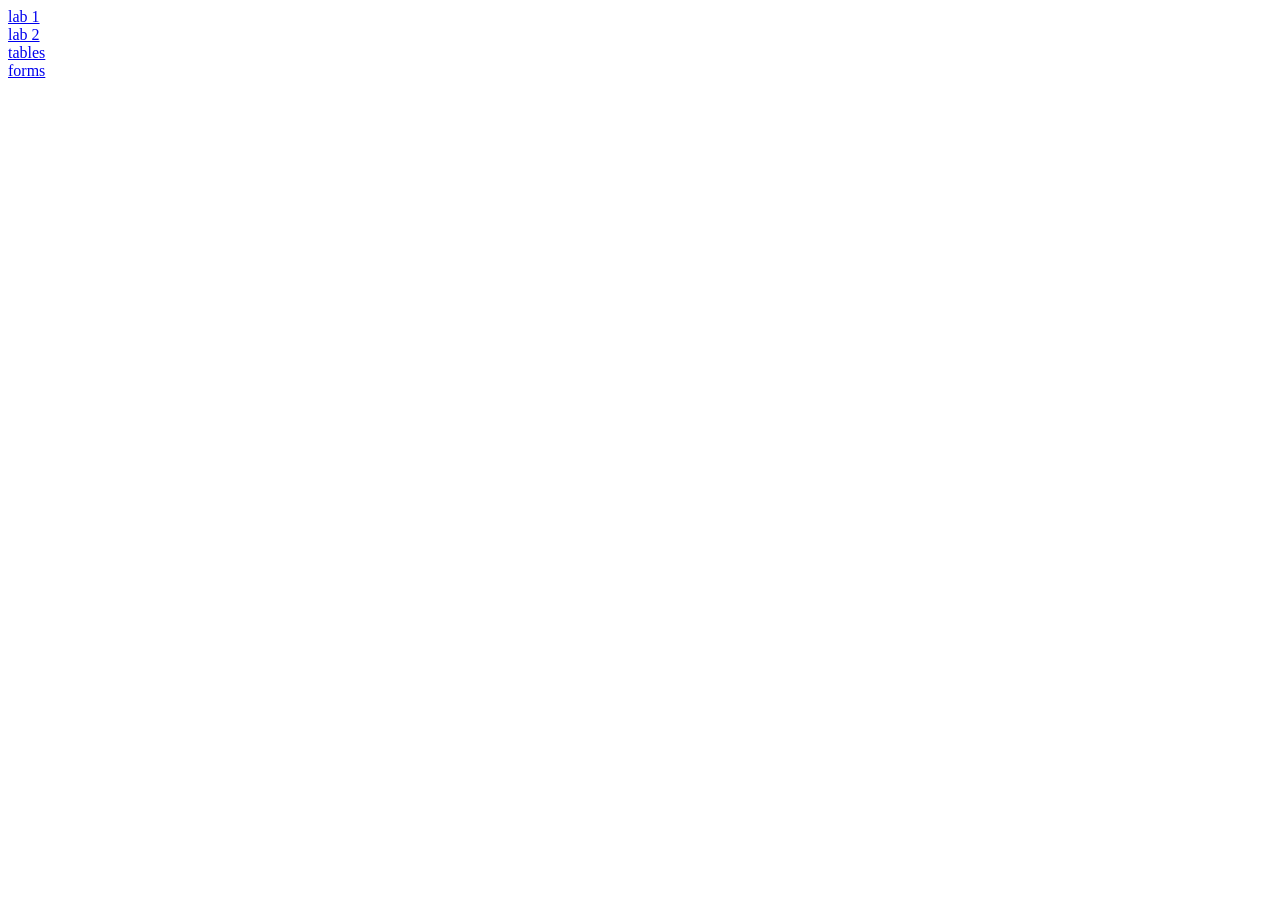
<file: index.html>
<!DOCTYPE html>
<html lang="en">
<head>
    <meta charset="UTF-8">
    <meta name="viewport" content="width=device-width, initial-scale=1.0">
    <title>Document</title>
</head>
<body>
    <a href="lab1.html">
        lab 1
    </a>
    <br>
    <a href="lab2.html">
        lab 2
    </a>
    <br>
    <a href="table.html">
        tables
    </a>
    <br>
    <a href="form.html">
        forms
    </a>
</body>
</html>
</file>
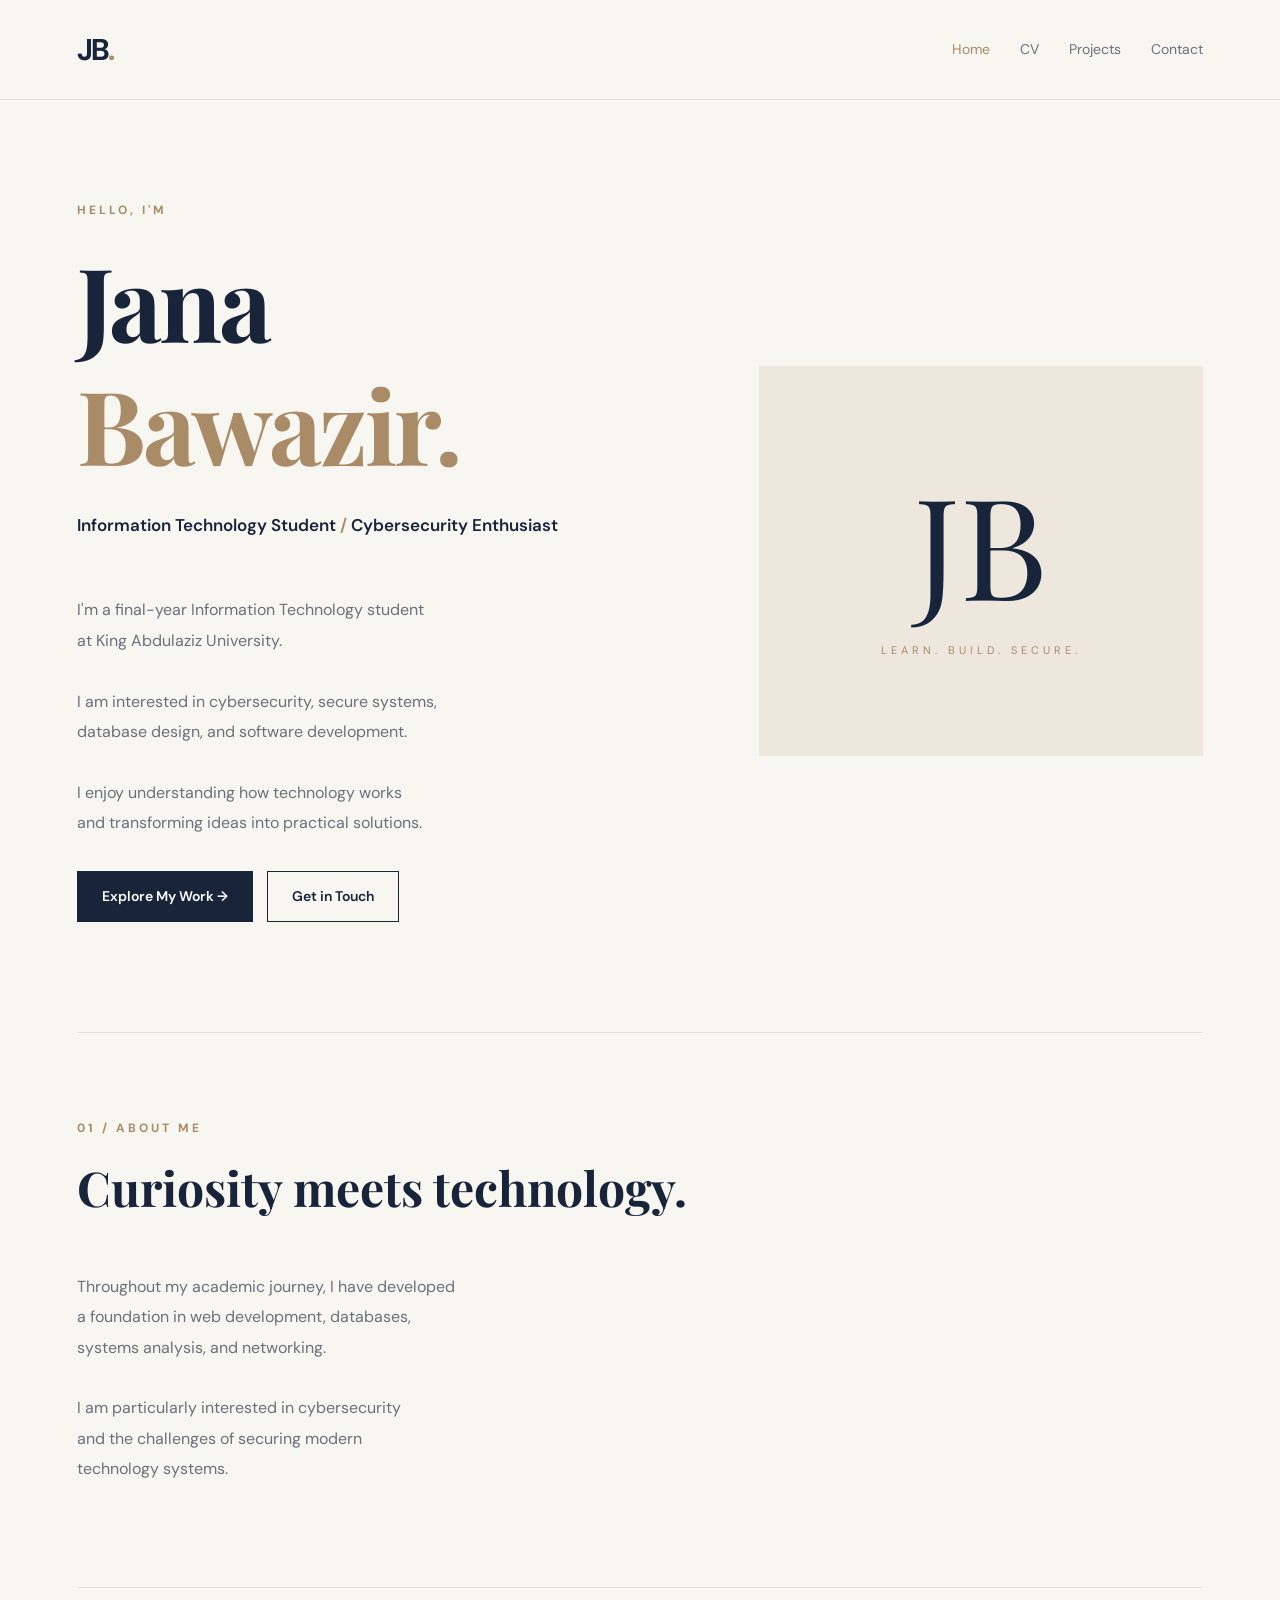
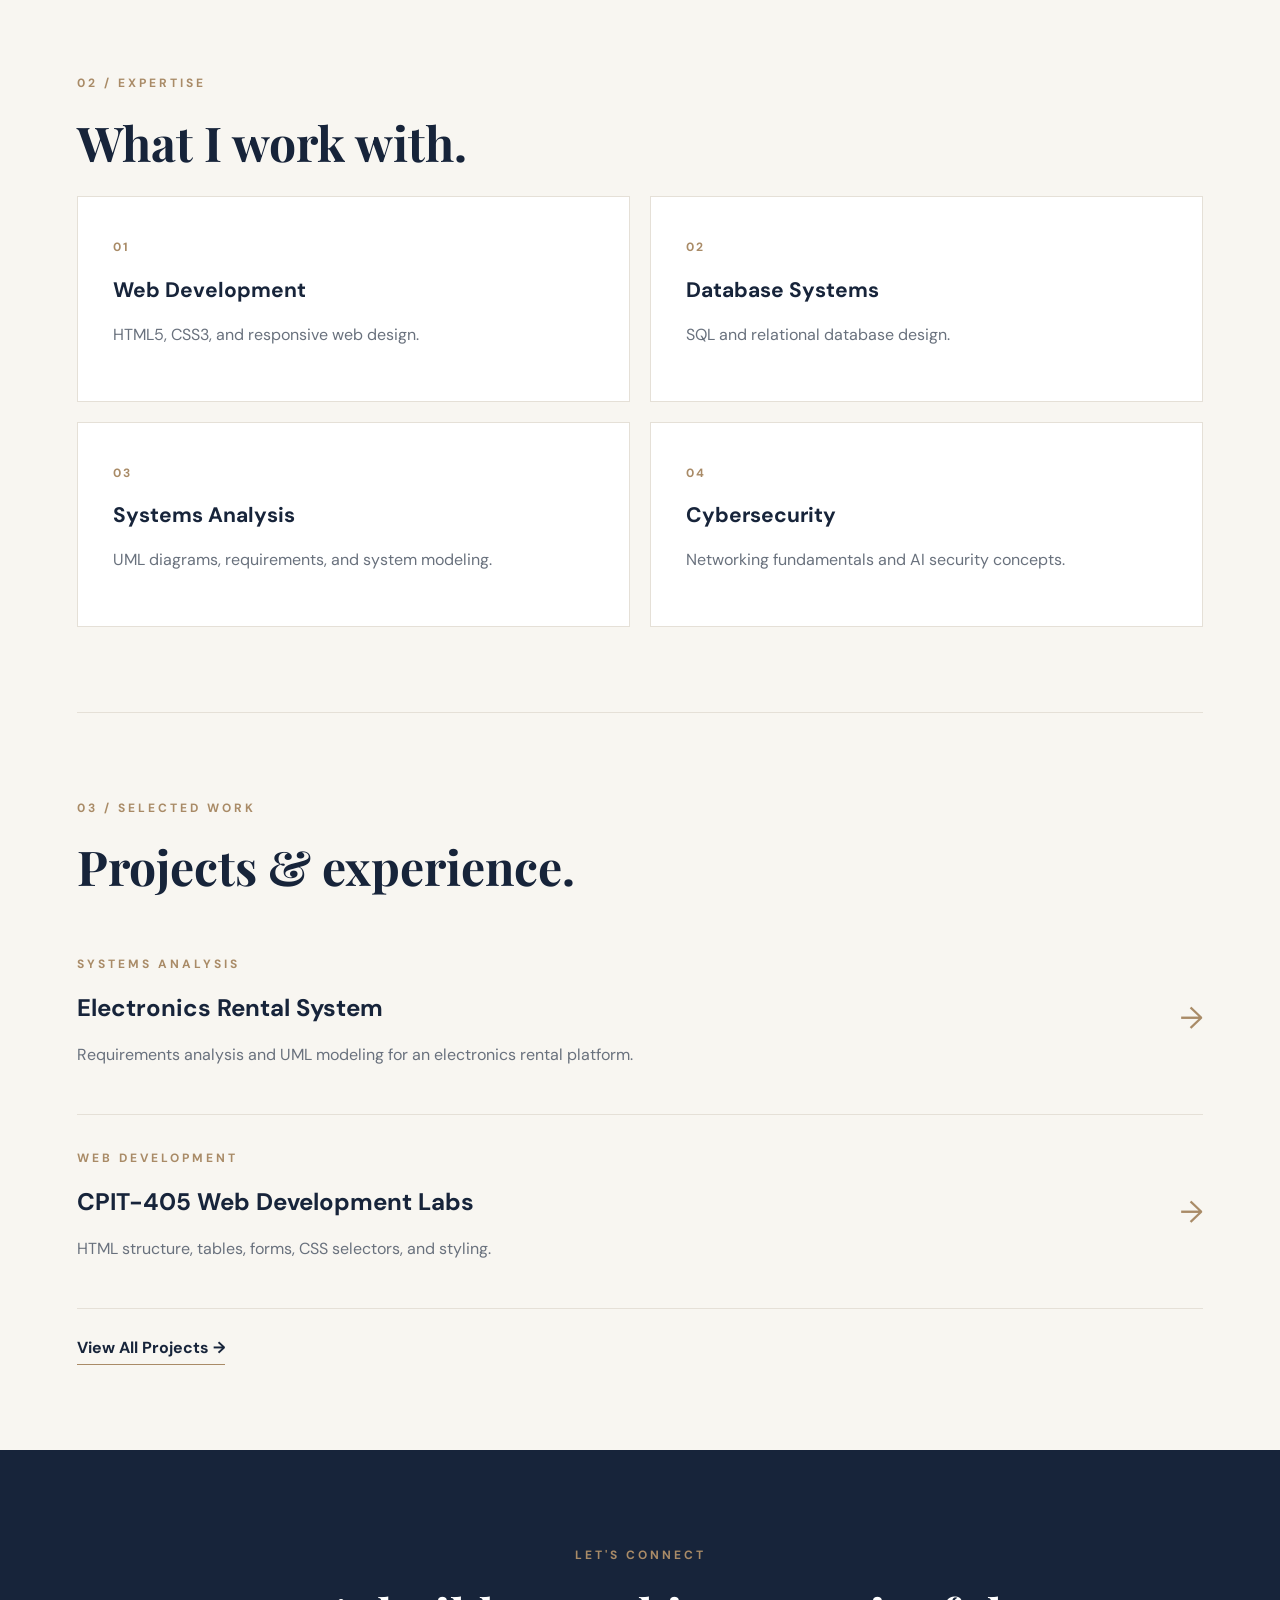
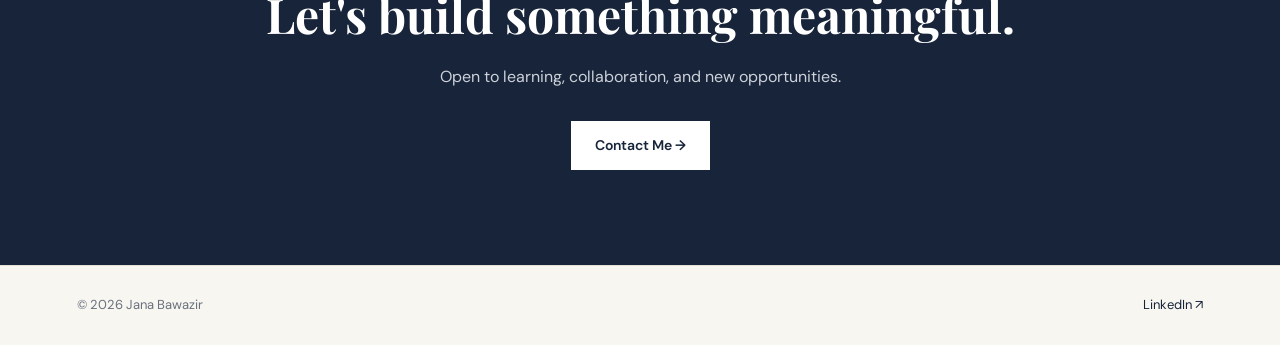
<file: portfolio/index.html>
<!DOCTYPE html>
<html lang="en">
<head>
    <meta charset="UTF-8">
    <meta name="viewport" content="width=device-width, initial-scale=1.0">
    <title>Jana Bawazir | Portfolio</title>
    <link rel="stylesheet" href="style.css">
</head>
<body>

<header>
    <nav class="container">
        <a href="index.html" class="logo">JB<span>.</span></a>

        <div class="nav-links">
            <a href="index.html" class="active">Home</a>
            <a href="cv.html">CV</a>
            <a href="projects.html">Projects</a>
            <a href="contact.html">Contact</a>
        </div>
    </nav>
</header>

<main>

    <section class="hero container">
        <div class="hero-content">
            <p class="eyebrow">HELLO, I'M</p>

            <h1>Jana<br><span>Bawazir.</span></h1>

            <p class="subtitle">
                Information Technology Student
                <span class="accent">/</span>
                Cybersecurity Enthusiast
            </p>

            <p class="description">
                I'm a final-year Information Technology student
                at King Abdulaziz University.

                I am interested in cybersecurity, secure systems,
                database design, and software development.

                I enjoy understanding how technology works
                and transforming ideas into practical solutions.
            </p>

            <div class="buttons">
                <a href="projects.html" class="btn primary">
                    Explore My Work &rarr;
                </a>

                <a href="contact.html" class="btn secondary">
                    Get in Touch
                </a>
            </div>
        </div>

        <div class="hero-art">
            <span>JB</span>
            <p>LEARN. BUILD. SECURE.</p>
        </div>
    </section>

    <section class="section container">
        <p class="eyebrow">01 / ABOUT ME</p>

        <h2>Curiosity meets technology.</h2>

        <p class="description">
            Throughout my academic journey, I have developed
            a foundation in web development, databases,
            systems analysis, and networking.

            I am particularly interested in cybersecurity
            and the challenges of securing modern
            technology systems.
        </p>
    </section>

    <section class="section container">
        <p class="eyebrow">02 / EXPERTISE</p>

        <h2>What I work with.</h2>

        <div class="grid">

            <article class="card">
                <span class="card-number">01</span>
                <h3>Web Development</h3>
                <p>HTML5, CSS3, and responsive web design.</p>
            </article>

            <article class="card">
                <span class="card-number">02</span>
                <h3>Database Systems</h3>
                <p>SQL and relational database design.</p>
            </article>

            <article class="card">
                <span class="card-number">03</span>
                <h3>Systems Analysis</h3>
                <p>UML diagrams, requirements, and system modeling.</p>
            </article>

            <article class="card">
                <span class="card-number">04</span>
                <h3>Cybersecurity</h3>
                <p>Networking fundamentals and AI security concepts.</p>
            </article>

        </div>
    </section>

    <section class="section container">
        <p class="eyebrow">03 / SELECTED WORK</p>

        <h2>Projects &amp; experience.</h2>

        <div class="project-item">
            <div>
                <span class="eyebrow">SYSTEMS ANALYSIS</span>
                <h3>Electronics Rental System</h3>
                <p>
                    Requirements analysis and UML modeling
                    for an electronics rental platform.
                </p>
            </div>
            <span class="arrow">&rarr;</span>
        </div>

        <div class="project-item">
            <div>
                <span class="eyebrow">WEB DEVELOPMENT</span>
                <h3>CPIT-405 Web Development Labs</h3>
                <p>
                    HTML structure, tables, forms,
                    CSS selectors, and styling.
                </p>
            </div>
            <span class="arrow">&rarr;</span>
        </div>

        <a href="projects.html" class="text-link">
            View All Projects &rarr;
        </a>
    </section>

    <section class="contact-banner">
        <p class="eyebrow">LET'S CONNECT</p>

        <h2>Let's build something meaningful.</h2>

        <p>Open to learning, collaboration, and new opportunities.</p>

        <a href="contact.html" class="btn light">
            Contact Me &rarr;
        </a>
    </section>

</main>

<footer>
    <div class="container footer-content">
        <p>&copy; 2026 Jana Bawazir</p>

        <a href="https://www.linkedin.com/in/janasbw/"
           target="_blank" rel="noopener noreferrer">
            LinkedIn &nearr;
        </a>
    </div>
</footer>

</body>
</html>
</file>
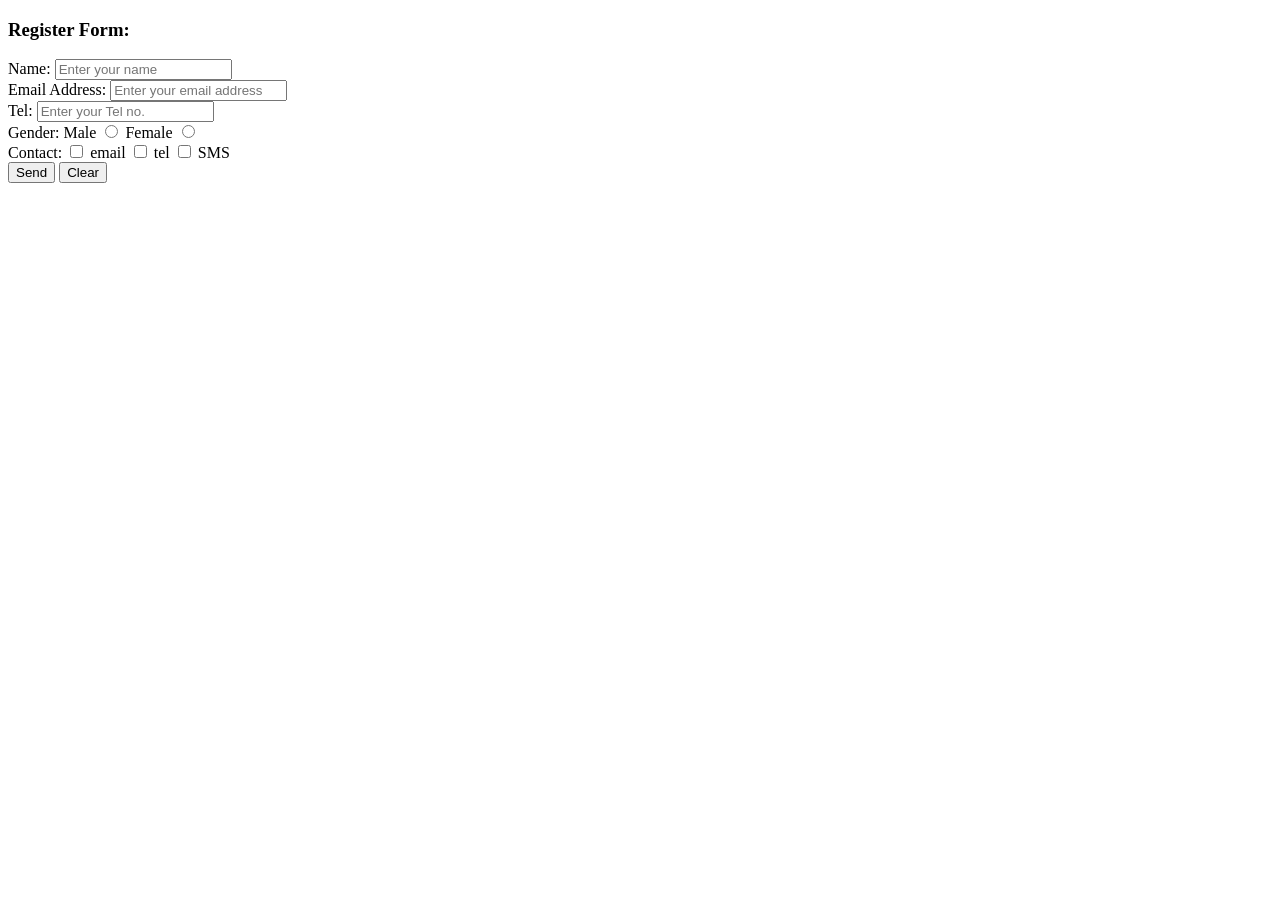
<file: form.html>
<!DOCTYPE html>

<html>
<form action="">

    <h3>Register Form:</h3>

    <!-- Name -->
    <label for="name">Name:</label>
    <input type="text" id="name" name="name"
           placeholder="Enter your name">

    <br>

    <!-- Email -->
    <label for="email">Email Address:</label>
    <input type="email" id="email" name="email"
           placeholder="Enter your email address">

    <br>

    <!-- Telephone -->
    <label for="tel">Tel:</label>
    <input type="tel" id="tel" name="tel"
           placeholder="Enter your Tel no.">

    <br>

    <!-- Gender -->
    <label>Gender:</label>

    <label for="male">Male</label>
    <input type="radio" id="male" name="gender" value="male">

    <label for="female">Female</label>
    <input type="radio" id="female" name="gender" value="female">

    <br>

    <!-- Contact -->
    <label>Contact:</label>

    <input type="checkbox" id="email-contact"
           name="contact" value="email">
    <label for="email-contact">email</label>

    <input type="checkbox" id="tel-contact"
           name="contact" value="tel">
    <label for="tel-contact">tel</label>

    <input type="checkbox" id="sms-contact"
           name="contact" value="sms">
    <label for="sms-contact">SMS</label>

    <br>

    <!-- Buttons -->
    <input type="submit" value="Send">
    <input type="reset" value="Clear">

</form>
</html>
</file>
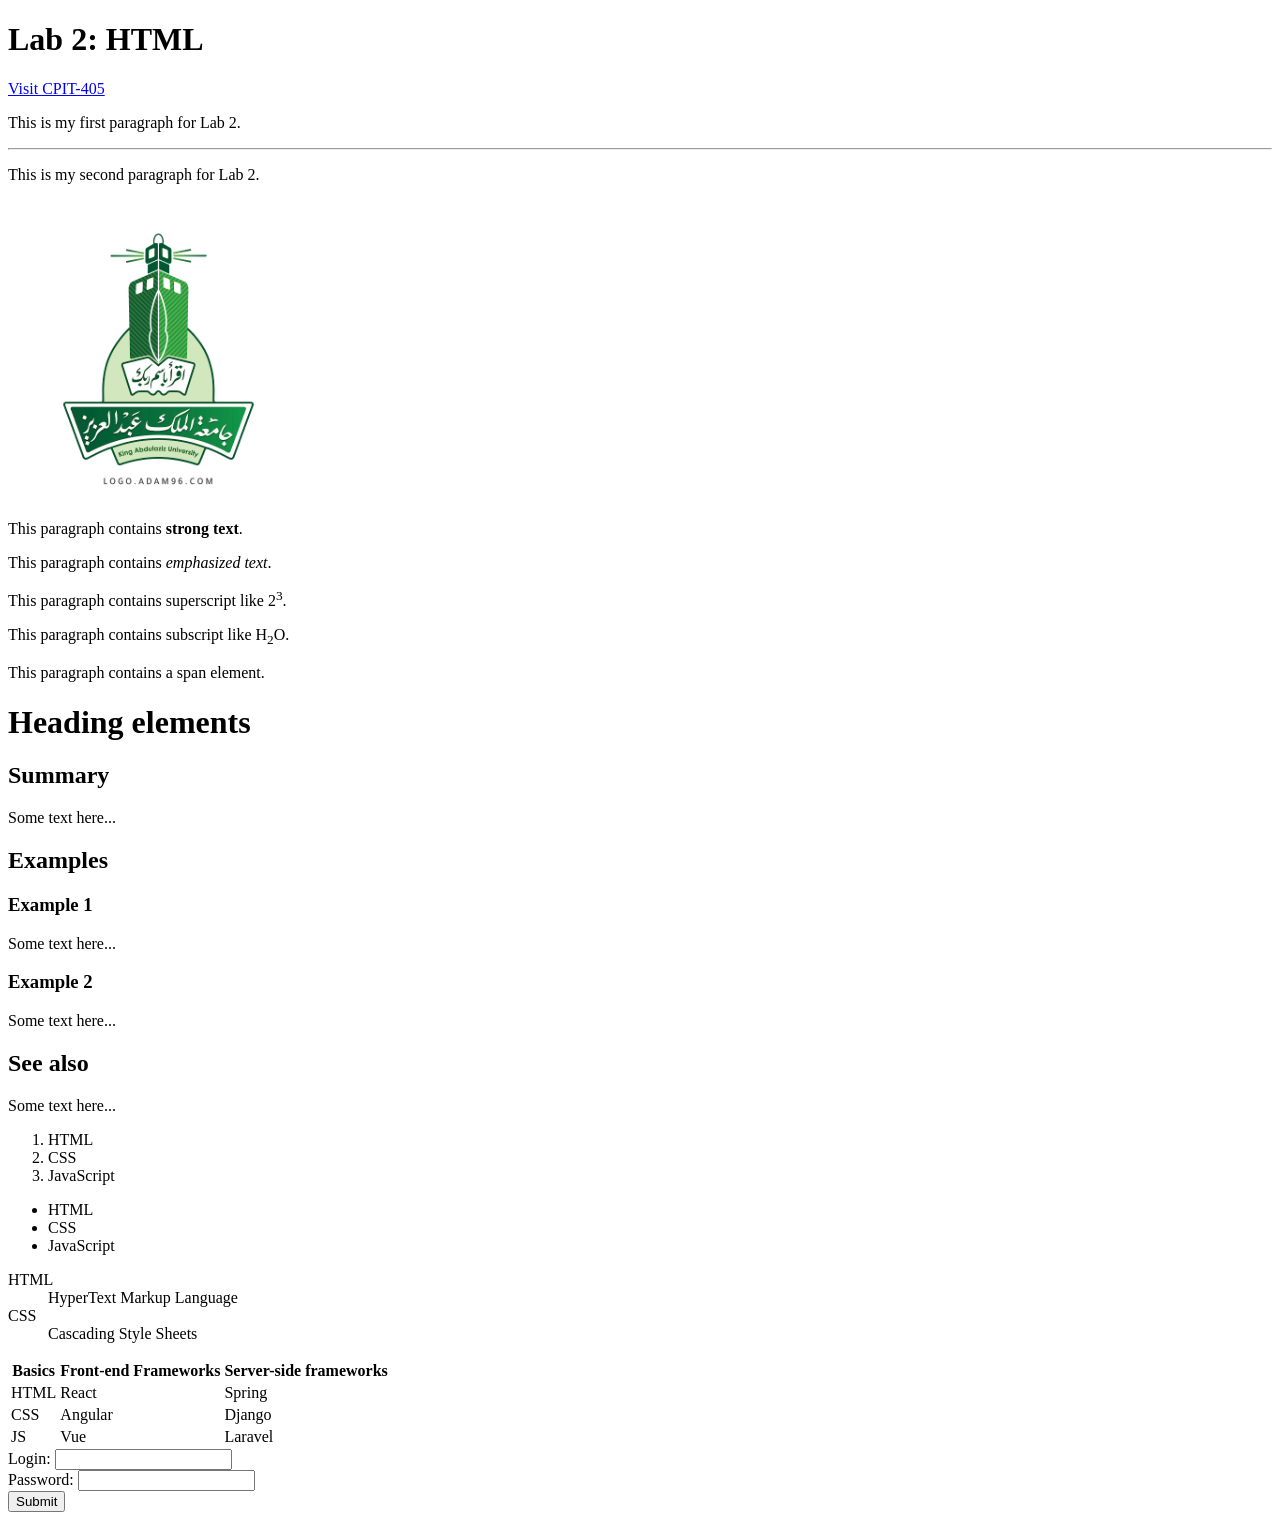
<file: lab2.html>
<!DOCTYPE html>

<html>

<head>

    <meta charset="utf-8">

    <title>CPIT-405 lab 2</title>

</head>

<body>

    <h1>Lab 2: HTML</h1>

    <a href="https://cpit405.gitlab.io">Visit CPIT-405</a>

    <p>This is my first paragraph for Lab 2.</p>

    <hr>

    <p>This is my second paragraph for Lab 2.</p>

    <a href="https://cpit405.gitlab.io">

    <img src="Kau.jpg.WEBP" alt="KAU logo" width="300">

</a>

    <p>

        This paragraph contains <strong>strong text</strong>.

    </p>

    <p>

        This paragraph contains <em>emphasized text</em>.

    </p>

    <p>

        This paragraph contains superscript like 2<sup>3</sup>.

    </p>

    <p>

        This paragraph contains subscript like H<sub>2</sub>O.

    </p>

    <p>

        This paragraph contains a <span>span element</span>.

    </p>

    <h1>Heading elements</h1>

    <h2>Summary</h2>

    <p>Some text here...</p>

    <h2>Examples</h2>

    <h3>Example 1</h3>

    <p>Some text here...</p>

    <h3>Example 2</h3>

    <p>Some text here...</p>

    <h2>See also</h2>

    <p>Some text here...</p>

    <ol>

        <li>HTML</li>

        <li>CSS</li>

        <li>JavaScript</li>

    </ol>

    <ul>

        <li>HTML</li>

        <li>CSS</li>

        <li>JavaScript</li>

    </ul>

    <dl>

        <dt>HTML</dt>

        <dd>HyperText Markup Language</dd>

        <dt>CSS</dt>

        <dd>Cascading Style Sheets</dd>

    </dl>

    <table>

        <tr>

            <th>Basics</th>

            <th>Front-end Frameworks</th>

            <th>Server-side frameworks</th>

        </tr>

        <tr>

            <td>HTML</td>

            <td>React</td>

            <td>Spring</td>

        </tr>

        <tr>

            <td>CSS</td>

            <td>Angular</td>

            <td>Django</td>

        </tr>

        <tr>

            <td>JS</td>

            <td>Vue</td>

            <td>Laravel</td>

        </tr>

    </table>

    <form>

        <label for="login">Login:</label>

        <input type="text" id="login" name="login">

        <br>

        <label for="password">Password:</label>

        <input type="password" id="password" name="password">

        <br>

        <input type="submit" value="Submit">

    </form>

</body>

</html>
</file>
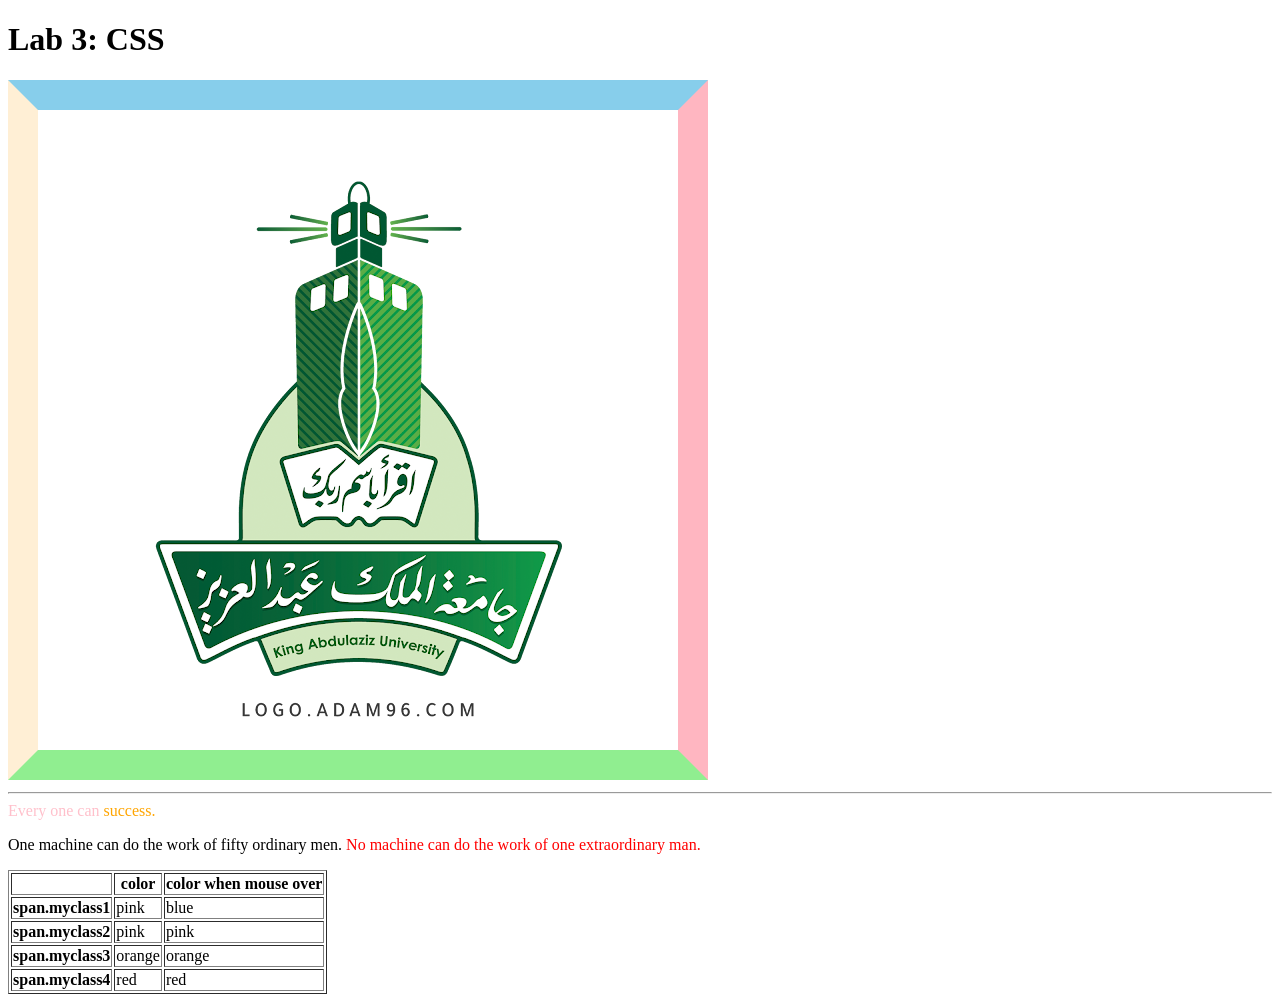
<file: lab3.html>
<!DOCTYPE html>
<html lang="en">

<head>
    <meta charset="UTF-8">
    <meta name="viewport" content="width=device-width, initial-scale=1.0">
    <title>CPIT-405 Lab 3</title>

    <style>


        .image-preview img {
            border-style: solid;
            border-width: 30px;
            border-color: skyblue lightpink lightgreen #ffefd5;
        }


     p > span { color: red; }
     #header span { color: pink; }
     span { color: green; }
     #header *:last-child { color: orange; }
     #header span:first-child:hover { color: blue; }


    </style>

</head>

<body>

    <h1>Lab 3: CSS</h1>


    <div class="image-preview">
        <img src="Kau.jpg.WEBP" alt="KAU Logo">
    </div>


    <hr>



   <div id="header">
    <span class="myclass1">Every</span>
    <span class="myclass2">one can</span>
    <span class="myclass3">success.</span>
  </div>
  <p> One machine can do the work of fifty ordinary men.
    <span class="myclass4">No machine can do the work of one extraordinary man.</span>
  </p>



    <table border="1">

        <tr>
            <th></th>
            <th>color</th>
            <th>color when mouse over</th>
        </tr>

        <tr>
            <th>span.myclass1</th>
            <td>pink</td>
            <td>blue</td>
        </tr>

        <tr>
            <th>span.myclass2</th>
            <td>pink</td>
            <td>pink</td>
        </tr>

        <tr>
            <th>span.myclass3</th>
            <td>orange</td>
            <td>orange</td>
        </tr>

        <tr>
            <th>span.myclass4</th>
            <td>red</td>
            <td>red</td>
        </tr>

    </table>

</body>

</html>
</file>
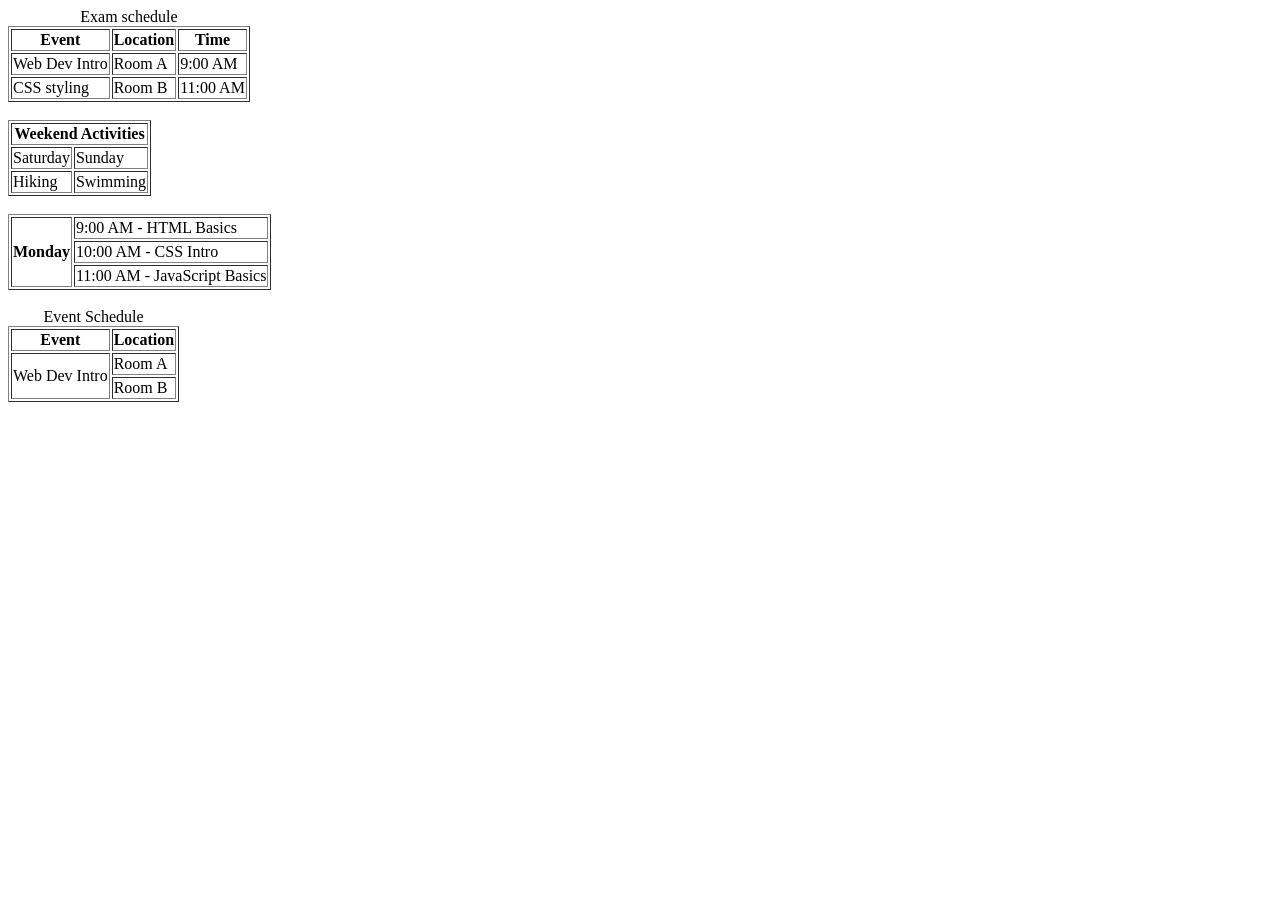
<file: table.html>
<!DOCTYPE html>

<html>
<table border="1">
  <caption>
    Exam schedule
  </caption>
  <thead>
    <tr>
      <th>Event</th>
      <th>Location</th>
      <th>Time</th>
    </tr>
  </thead>
  <tbody>
    <tr>
      <td>Web Dev Intro</td>
      <td>Room A</td>
      <td>9:00 AM</td>
    </tr>
    <tr>
      <td>CSS styling</td>
      <td>Room B</td>
      <td>11:00 AM</td>
    </tr>
  </tbody>
</table>
<br>
<table border="1">
  <thead>
    <tr>
      <th colspan="2">Weekend Activities</th>
    </tr>
  </thead>
  <tbody>
    <tr>
      <td>Saturday</td>
      <td>Sunday</td>
    </tr>
    <tr>
      <td>Hiking</td>
      <td>Swimming</td>
    </tr>
  </tbody>
</table>
<br>
<table border="1">
    <tr>
        <th rowspan="3">Monday</th>
        <td>9:00 AM - HTML Basics</td>
    </tr>

    <tr>
        <td>10:00 AM - CSS Intro</td>
    </tr>

    <tr>
        <td>11:00 AM - JavaScript Basics</td>
    </tr>
</table>
<br>
<table border="1">
    <caption>Event Schedule</caption>

    <tr>
        <th>Event</th>
        <th>Location</th>
    </tr>

    <tr>
        <td rowspan="2">Web Dev Intro</td>
        <td>Room A</td>
    </tr>

    <tr>
        <td>Room B</td>
    </tr>
</table>

</html>
</file>
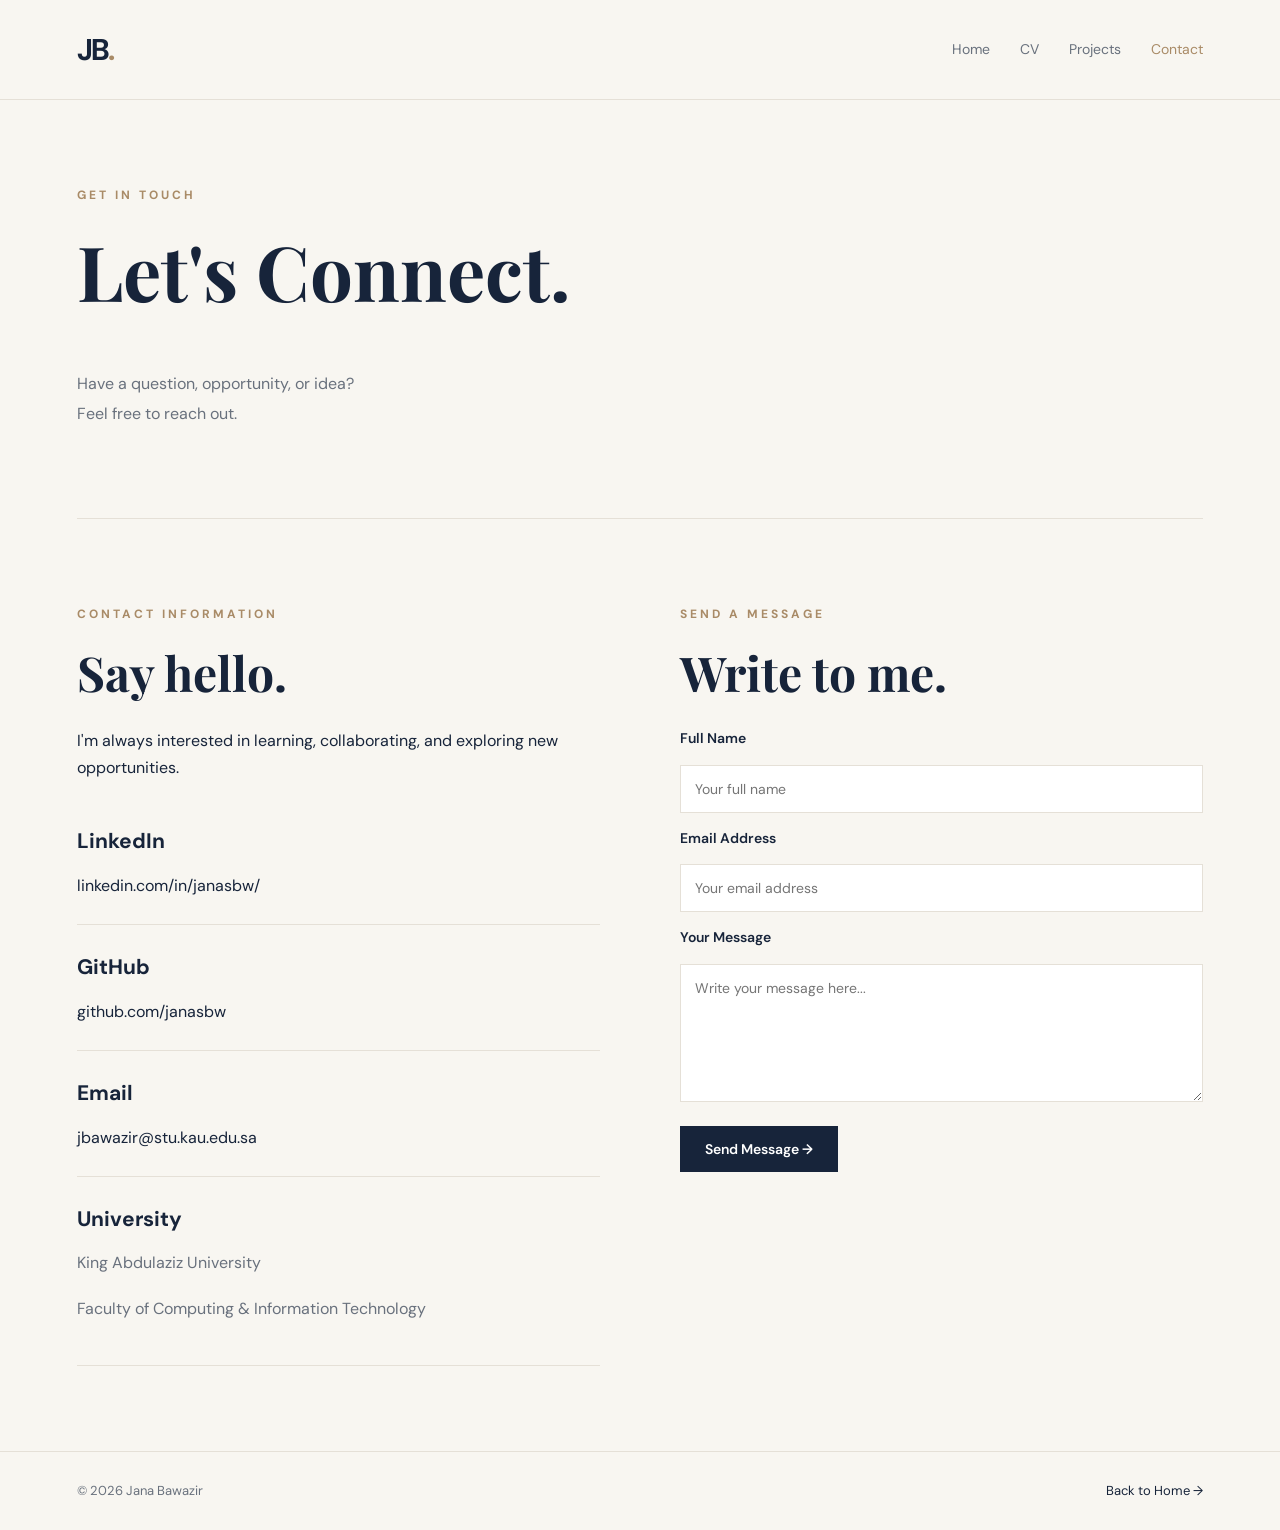
<file: portfolio/contact.html>
<!DOCTYPE html>
<html lang="en">
<head>
    <meta charset="UTF-8">
    <meta name="viewport" content="width=device-width, initial-scale=1.0">
    <meta name="description" content="Contact Jana Bawazir">
    <title>Contact | Jana Bawazir</title>
    <link rel="stylesheet" href="style.css">
</head>
<body>

<header>
    <nav class="container">
        <a href="index.html" class="logo">JB<span>.</span></a>

        <div class="nav-links">
            <a href="index.html">Home</a>
            <a href="cv.html">CV</a>
            <a href="projects.html">Projects</a>
            <a href="contact.html" class="active">Contact</a>
        </div>
    </nav>
</header>

<main>

    <section class="page-heading container">
        <p class="eyebrow">GET IN TOUCH</p>

        <h1>Let's Connect.</h1>

        <p class="description">
            Have a question, opportunity, or idea?
            Feel free to reach out.
        </p>
    </section>

    <section class="section container">

        <div class="contact-grid">

            <div class="contact-info">

                <p class="eyebrow">
                    CONTACT INFORMATION
                </p>

                <h2>Say hello.</h2>

                <p>
                    I'm always interested in learning,
                    collaborating, and exploring
                    new opportunities.
                </p>

                <div class="cv-item">
                    <h3>LinkedIn</h3>

                    <a href="https://www.linkedin.com/in/janasbw/"
                       target="_blank"
                       rel="noopener noreferrer">
                        linkedin.com/in/janasbw/
                    </a>
                </div>

                <div class="cv-item">
                    <h3>GitHub</h3>

                    <a href="https://github.com/janasbw"
                       target="_blank"
                       rel="noopener noreferrer">
                        github.com/janasbw
                    </a>
                </div>

                <div class="cv-item">
                    <h3>Email</h3>

                    <a href="mailto:jbawazir@stu.kau.edu.sa">
                        jbawazir@stu.kau.edu.sa
                    </a>
                </div>

                <div class="cv-item">
                    <h3>University</h3>

                    <p>King Abdulaziz University</p>

                    <p>
                        Faculty of Computing &amp;
                        Information Technology
                    </p>
                </div>

            </div>

            <div class="contact-form">

                <p class="eyebrow">SEND A MESSAGE</p>

                <h2>Write to me.</h2>

                <form
                    action="https://formsubmit.co/jbawazir@stu.kau.edu.sa"
                    method="POST">

                    <input
                        type="hidden"
                        name="_subject"
                        value="New Message from Jana Bawazir Portfolio">

                    <input
                        type="hidden"
                        name="_captcha"
                        value="true">

                    <label for="name">
                        Full Name
                    </label>

                    <input
                        type="text"
                        id="name"
                        name="name"
                        placeholder="Your full name"
                        autocomplete="name"
                        required>

                    <label for="email">
                        Email Address
                    </label>

                    <input
                        type="email"
                        id="email"
                        name="email"
                        placeholder="Your email address"
                        autocomplete="email"
                        required>

                    <label for="message">
                        Your Message
                    </label>

                    <textarea
                        id="message"
                        name="message"
                        rows="6"
                        placeholder="Write your message here..."
                        required></textarea>

                    <button
                        type="submit"
                        class="btn primary">
                        Send Message &rarr;
                    </button>

                </form>

            </div>

        </div>

    </section>

</main>

<footer>
    <div class="container footer-content">
        <p>&copy; 2026 Jana Bawazir</p>
        <a href="index.html">Back to Home &rarr;</a>
    </div>
</footer>

</body>
</html>
</file>
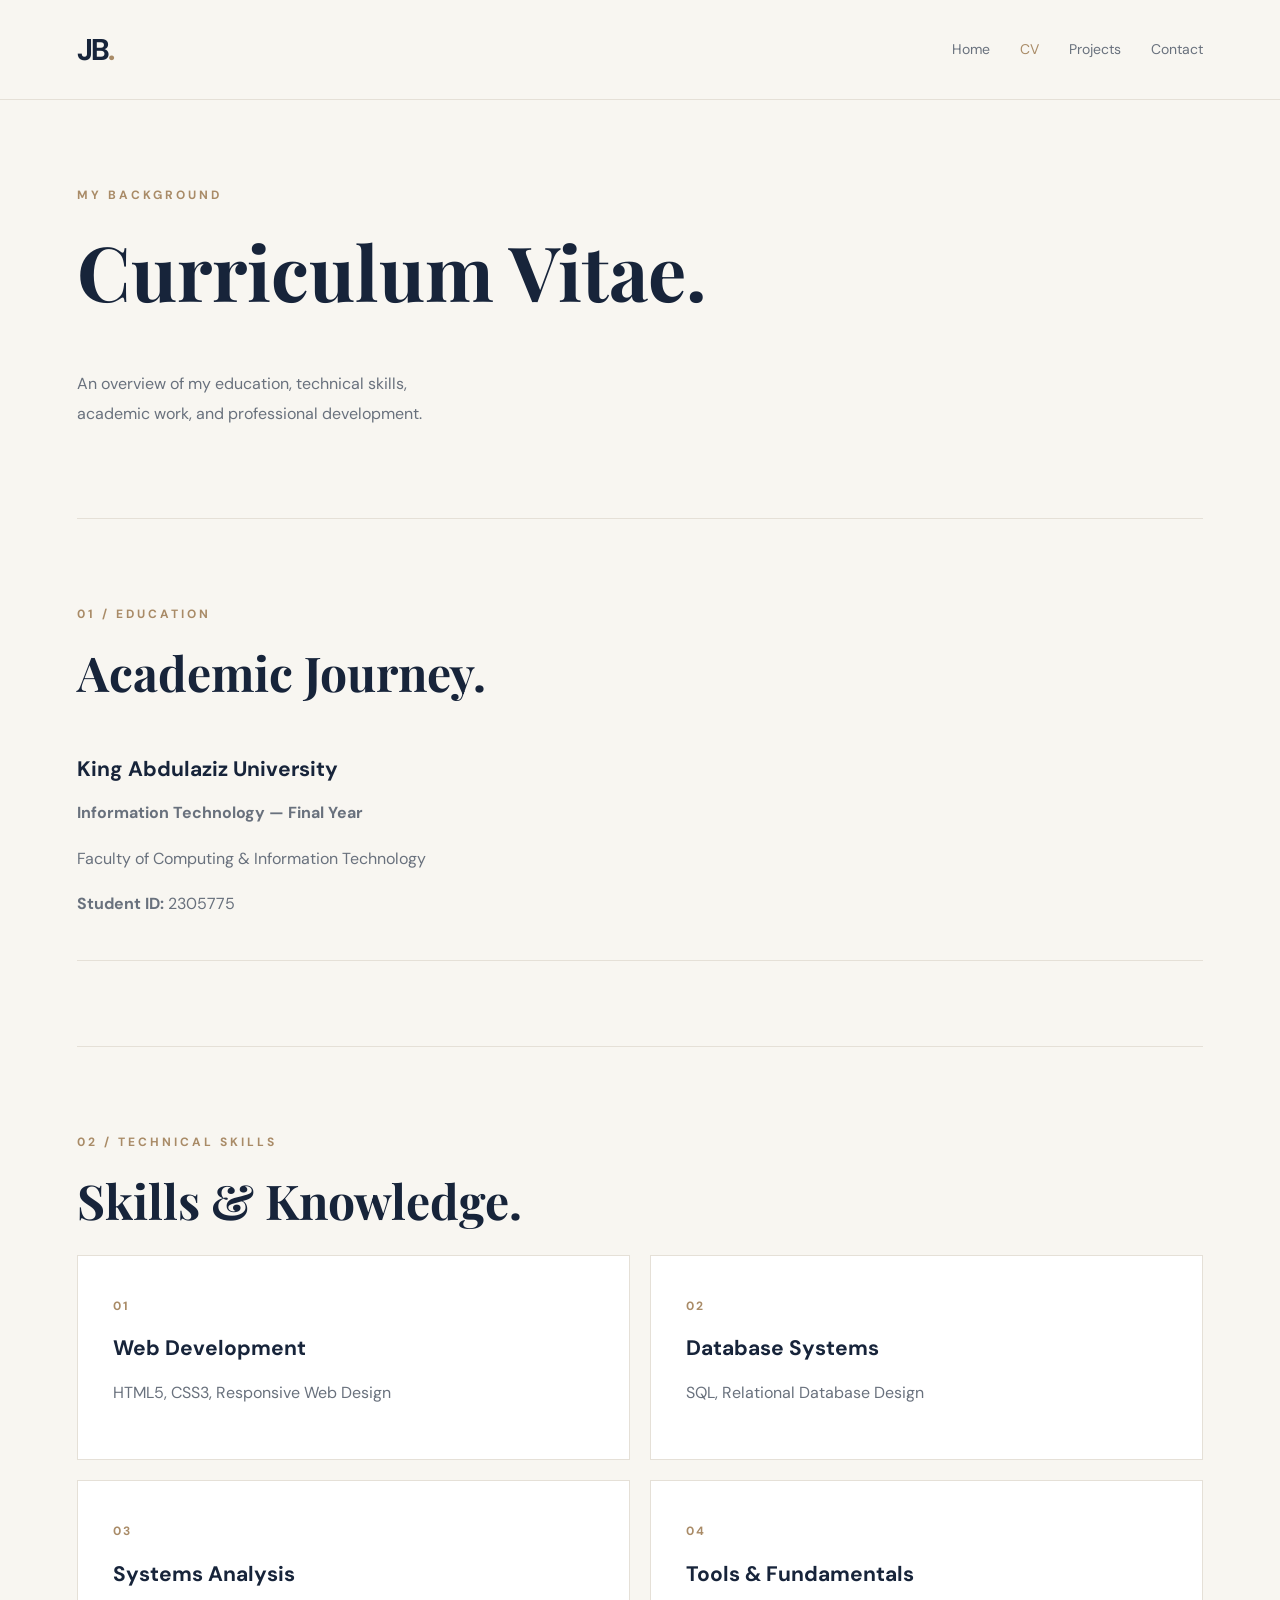
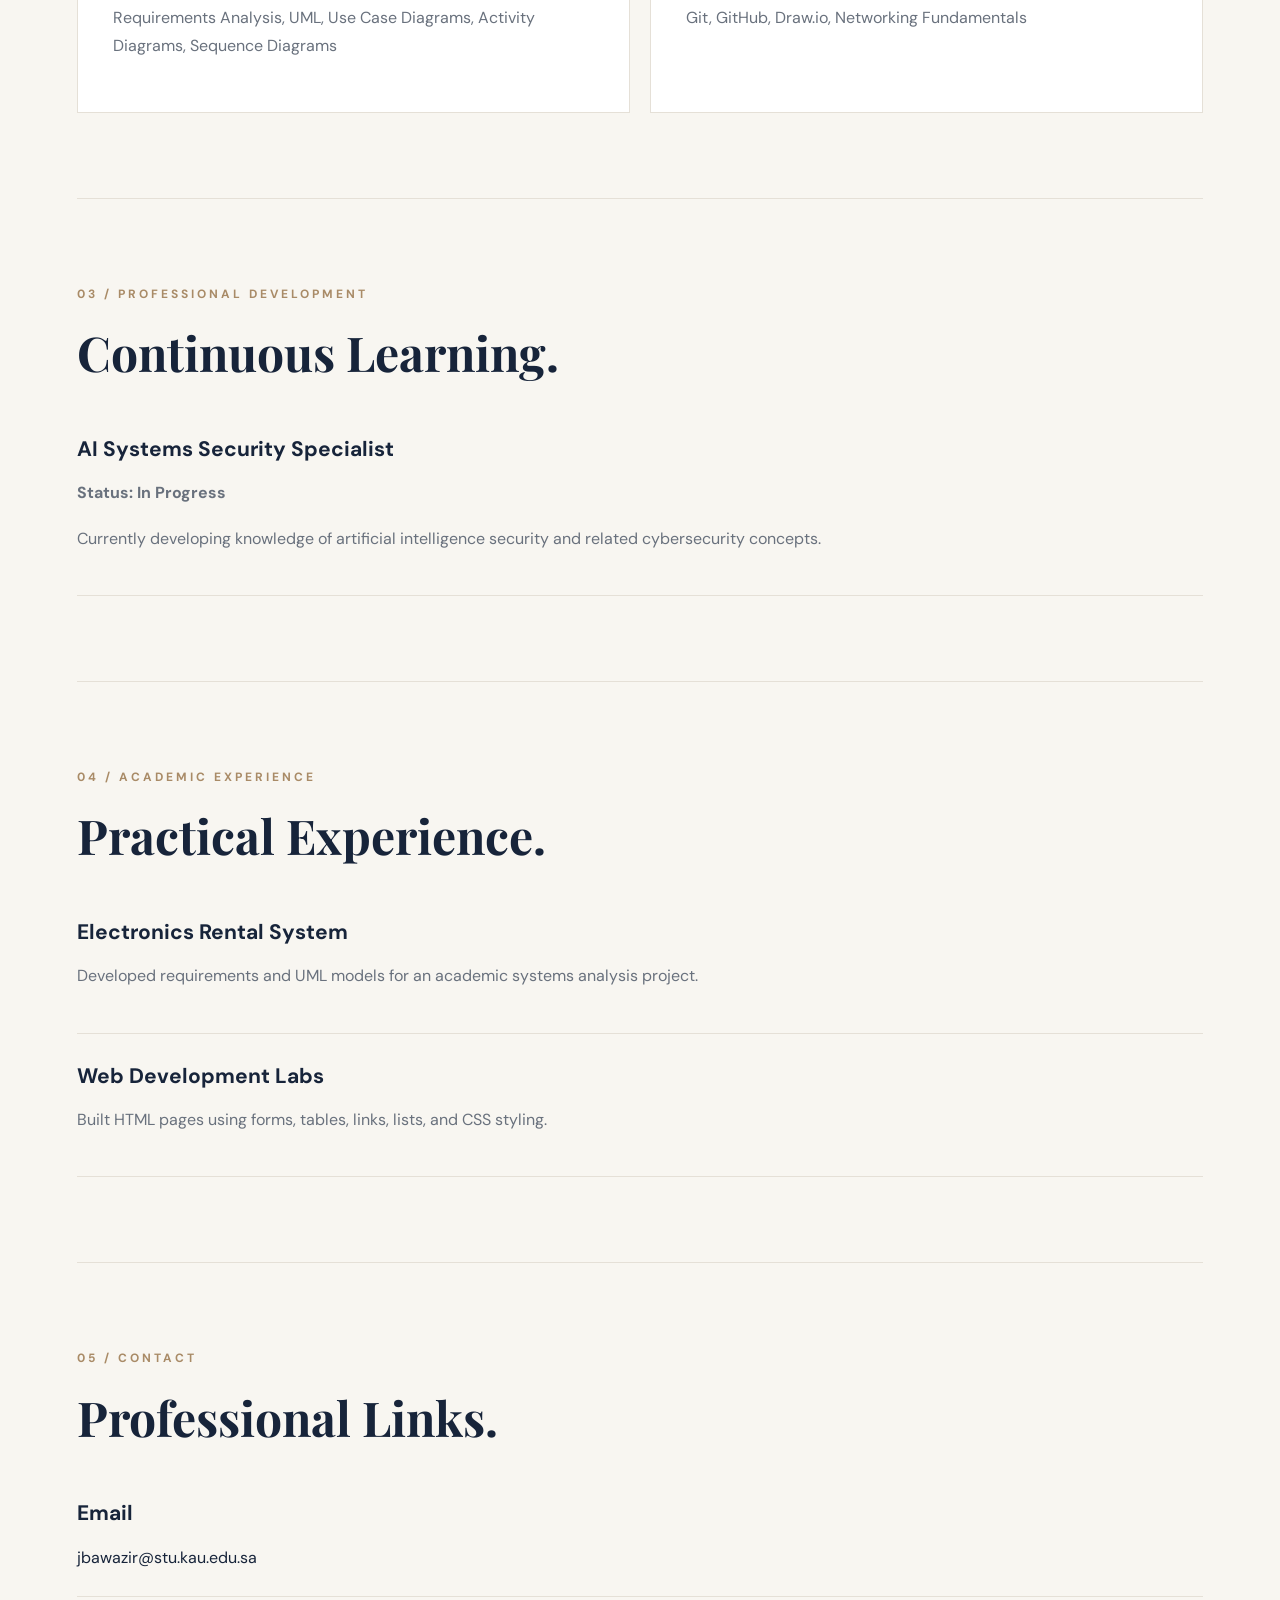
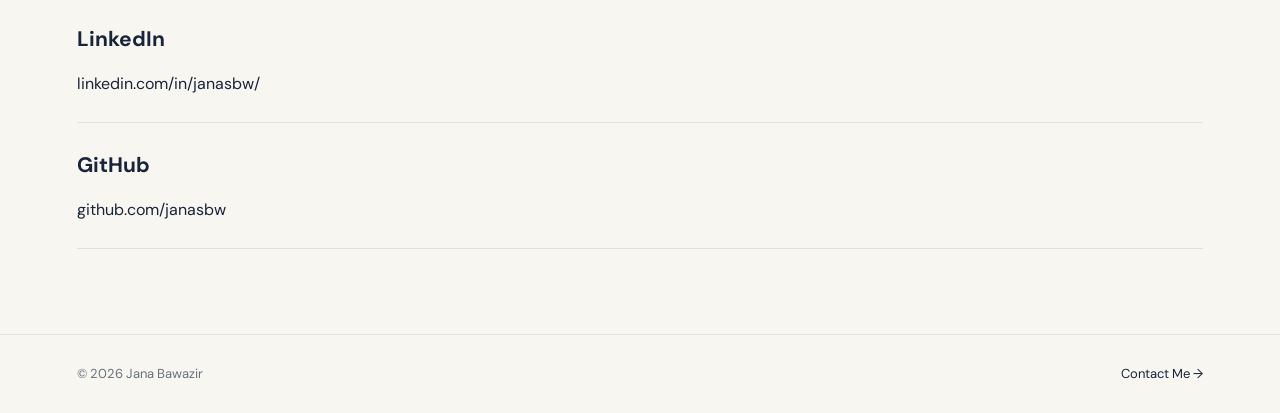
<file: portfolio/cv.html>
<!DOCTYPE html>
<html lang="en">
<head>
    <meta charset="UTF-8">
    <meta name="viewport" content="width=device-width, initial-scale=1.0">
    <meta name="description" content="Jana Bawazir - Curriculum Vitae">
    <title>CV | Jana Bawazir</title>
    <link rel="stylesheet" href="style.css">
</head>
<body>

<header>
    <nav class="container">
        <a href="index.html" class="logo">JB<span>.</span></a>

        <div class="nav-links">
            <a href="index.html">Home</a>
            <a href="cv.html" class="active">CV</a>
            <a href="projects.html">Projects</a>
            <a href="contact.html">Contact</a>
        </div>
    </nav>
</header>

<main>

    <section class="page-heading container">
        <p class="eyebrow">MY BACKGROUND</p>

        <h1>Curriculum Vitae.</h1>

        <p class="description">
            An overview of my education, technical skills,
            academic work, and professional development.
        </p>
    </section>

    <section class="section container">
        <p class="eyebrow">01 / EDUCATION</p>

        <h2>Academic Journey.</h2>

        <div class="cv-item">
            <h3>King Abdulaziz University</h3>

            <p>
                <strong>
                    Information Technology — Final Year
                </strong>
            </p>

            <p>
                Faculty of Computing &amp;
                Information Technology
            </p>

            <p>
                <strong>Student ID:</strong> 2305775
            </p>
        </div>
    </section>

    <section class="section container">
        <p class="eyebrow">02 / TECHNICAL SKILLS</p>

        <h2>Skills &amp; Knowledge.</h2>

        <div class="grid">

            <article class="card">
                <span class="card-number">01</span>
                <h3>Web Development</h3>
                <p>
                    HTML5, CSS3, Responsive Web Design
                </p>
            </article>

            <article class="card">
                <span class="card-number">02</span>
                <h3>Database Systems</h3>
                <p>
                    SQL, Relational Database Design
                </p>
            </article>

            <article class="card">
                <span class="card-number">03</span>
                <h3>Systems Analysis</h3>
                <p>
                    Requirements Analysis, UML,
                    Use Case Diagrams, Activity Diagrams,
                    Sequence Diagrams
                </p>
            </article>

            <article class="card">
                <span class="card-number">04</span>
                <h3>Tools &amp; Fundamentals</h3>
                <p>
                    Git, GitHub, Draw.io,
                    Networking Fundamentals
                </p>
            </article>

        </div>
    </section>

    <section class="section container">
        <p class="eyebrow">
            03 / PROFESSIONAL DEVELOPMENT
        </p>

        <h2>Continuous Learning.</h2>

        <div class="cv-item">
            <h3>AI Systems Security Specialist</h3>

            <p>
                <strong>Status: In Progress</strong>
            </p>

            <p>
                Currently developing knowledge of
                artificial intelligence security
                and related cybersecurity concepts.
            </p>
        </div>
    </section>

    <section class="section container">
        <p class="eyebrow">04 / ACADEMIC EXPERIENCE</p>

        <h2>Practical Experience.</h2>

        <div class="cv-item">
            <h3>Electronics Rental System</h3>

            <p>
                Developed requirements and UML models
                for an academic systems analysis project.
            </p>
        </div>

        <div class="cv-item">
            <h3>Web Development Labs</h3>

            <p>
                Built HTML pages using forms, tables,
                links, lists, and CSS styling.
            </p>
        </div>
    </section>

    <section class="section container">
        <p class="eyebrow">05 / CONTACT</p>

        <h2>Professional Links.</h2>

        <div class="cv-item">
            <h3>Email</h3>

            <a href="mailto:jbawazir@stu.kau.edu.sa">
                jbawazir@stu.kau.edu.sa
            </a>
        </div>

        <div class="cv-item">
            <h3>LinkedIn</h3>

            <a href="https://www.linkedin.com/in/janasbw/"
               target="_blank"
               rel="noopener noreferrer">
                linkedin.com/in/janasbw/
            </a>
        </div>

        <div class="cv-item">
            <h3>GitHub</h3>

            <a href="https://github.com/janasbw"
               target="_blank"
               rel="noopener noreferrer">
                github.com/janasbw
            </a>
        </div>
    </section>

</main>

<footer>
    <div class="container footer-content">
        <p>&copy; 2026 Jana Bawazir</p>
        <a href="contact.html">Contact Me &rarr;</a>
    </div>
</footer>

</body>
</html>
</file>
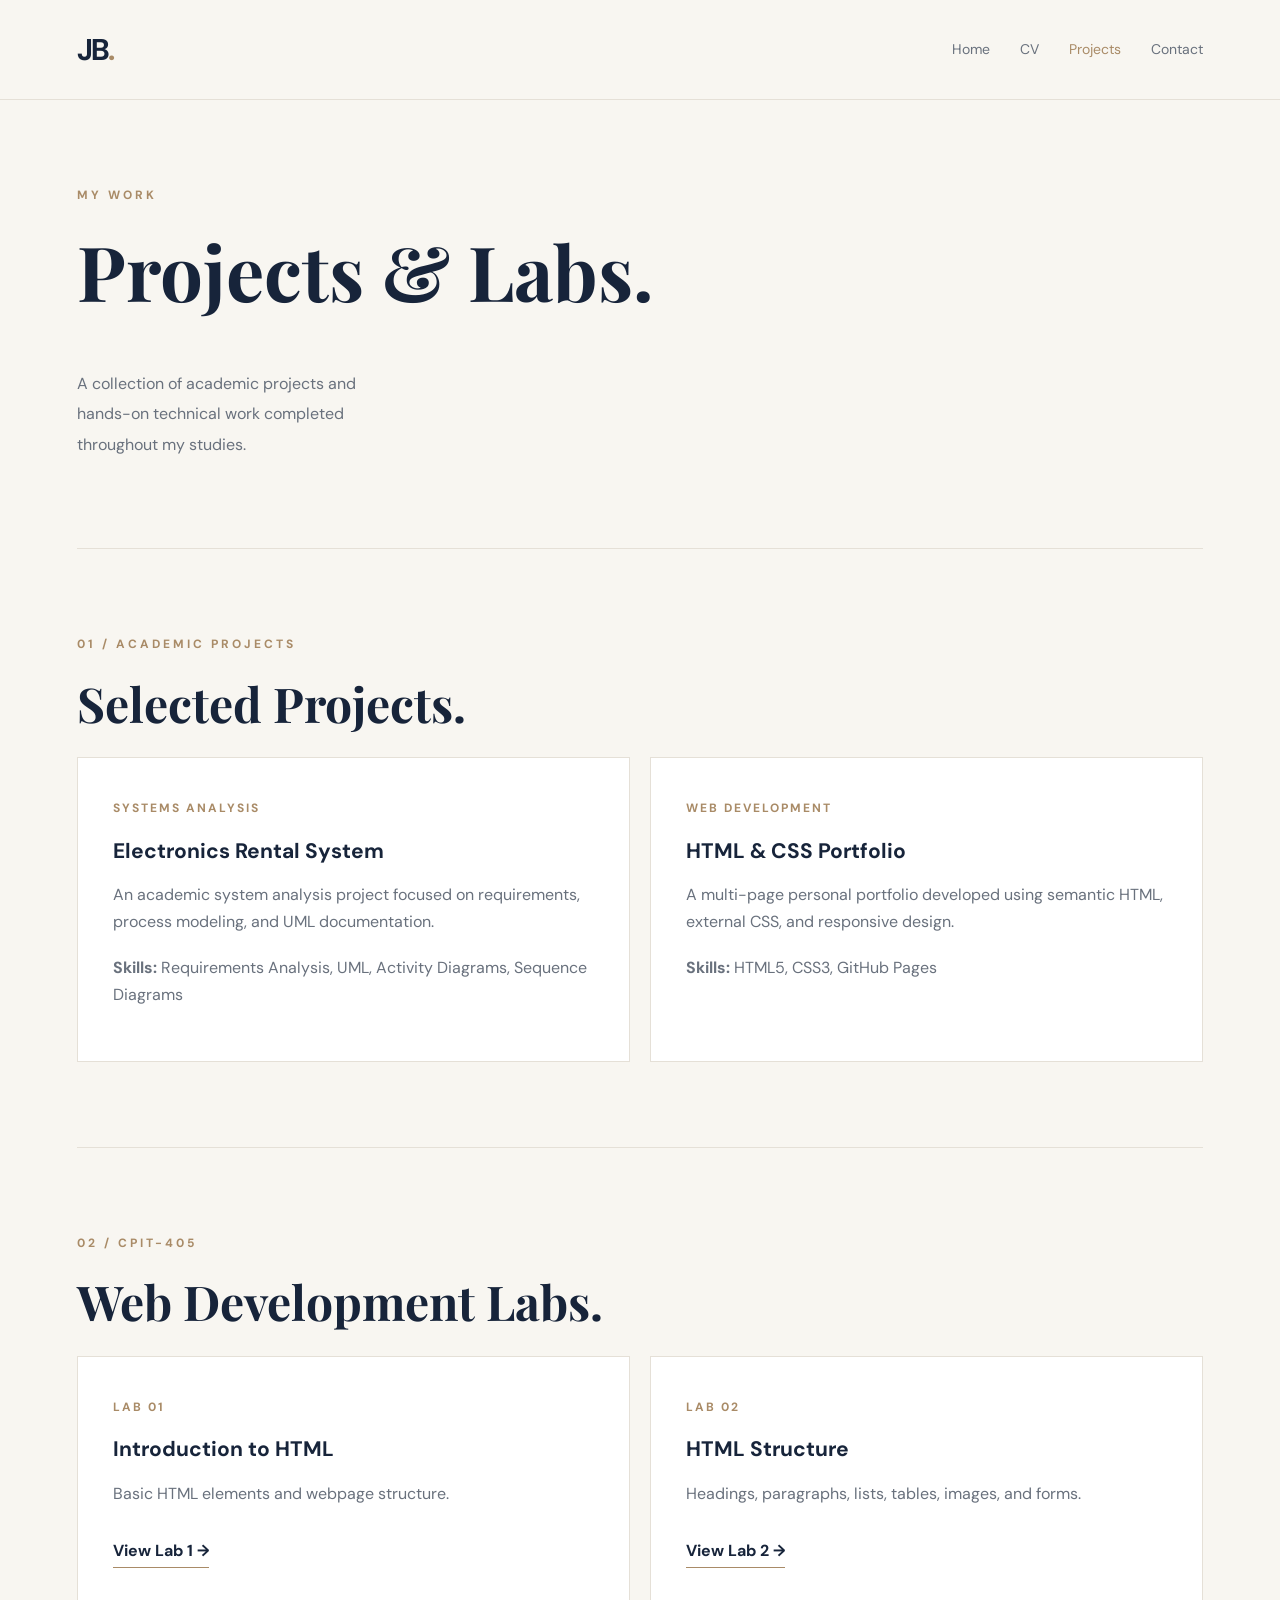
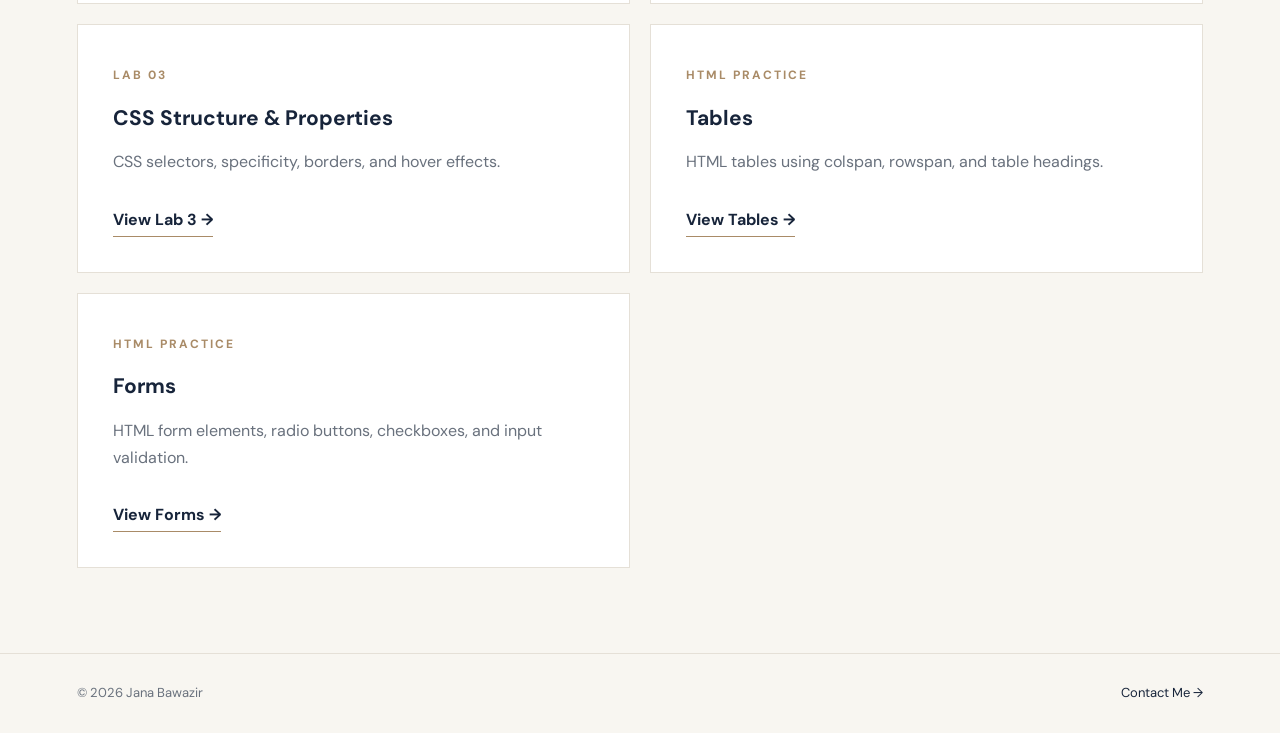
<file: portfolio/projects.html>
<!DOCTYPE html>
<html lang="en">
<head>
    <meta charset="UTF-8">
    <meta name="viewport" content="width=device-width, initial-scale=1.0">
    <title>Projects & Labs | Jana Bawazir</title>
    <link rel="stylesheet" href="style.css">
</head>
<body>

<header>
    <nav class="container">
        <a href="index.html" class="logo">JB<span>.</span></a>

        <div class="nav-links">
            <a href="index.html">Home</a>
            <a href="cv.html">CV</a>
            <a href="projects.html" class="active">Projects</a>
            <a href="contact.html">Contact</a>
        </div>
    </nav>
</header>

<main>

    <section class="page-heading container">
        <p class="eyebrow">MY WORK</p>
        <h1>Projects &amp; Labs.</h1>
        <p class="description">
            A collection of academic projects and
            hands-on technical work completed
            throughout my studies.
        </p>
    </section>

    <section class="section container">
        <p class="eyebrow">01 / ACADEMIC PROJECTS</p>
        <h2>Selected Projects.</h2>

        <div class="grid">

            <article class="card">
                <span class="card-number">SYSTEMS ANALYSIS</span>
                <h3>Electronics Rental System</h3>
                <p>
                    An academic system analysis project
                    focused on requirements, process
                    modeling, and UML documentation.
                </p>
                <p>
                    <strong>Skills:</strong>
                    Requirements Analysis, UML,
                    Activity Diagrams, Sequence Diagrams
                </p>
            </article>

            <article class="card">
                <span class="card-number">WEB DEVELOPMENT</span>
                <h3>HTML &amp; CSS Portfolio</h3>
                <p>
                    A multi-page personal portfolio
                    developed using semantic HTML,
                    external CSS, and responsive design.
                </p>
                <p>
                    <strong>Skills:</strong>
                    HTML5, CSS3, GitHub Pages
                </p>
            </article>

        </div>
    </section>

    <section class="section container">
        <p class="eyebrow">02 / CPIT-405</p>
        <h2>Web Development Labs.</h2>

        <div class="grid">

            <article class="card">
                <span class="card-number">LAB 01</span>
                <h3>Introduction to HTML</h3>
                <p>
                    Basic HTML elements and
                    webpage structure.
                </p>
                <a href="../lab1.html" class="text-link">
                    View Lab 1 &rarr;
                </a>
            </article>

            <article class="card">
                <span class="card-number">LAB 02</span>
                <h3>HTML Structure</h3>
                <p>
                    Headings, paragraphs, lists,
                    tables, images, and forms.
                </p>
                <a href="../lab2.html" class="text-link">
                    View Lab 2 &rarr;
                </a>
            </article>

            <article class="card">
                <span class="card-number">LAB 03</span>
                <h3>CSS Structure &amp; Properties</h3>
                <p>
                    CSS selectors, specificity,
                    borders, and hover effects.
                </p>
                <a href="../lab3.html" class="text-link">
                    View Lab 3 &rarr;
                </a>
            </article>

            <article class="card">
                <span class="card-number">HTML PRACTICE</span>
                <h3>Tables</h3>
                <p>
                    HTML tables using colspan,
                    rowspan, and table headings.
                </p>
                <a href="../table.html" class="text-link">
                    View Tables &rarr;
                </a>
            </article>

            <article class="card">
                <span class="card-number">HTML PRACTICE</span>
                <h3>Forms</h3>
                <p>
                    HTML form elements, radio buttons,
                    checkboxes, and input validation.
                </p>
                <a href="../form.html" class="text-link">
                    View Forms &rarr;
                </a>
            </article>

        </div>
    </section>

</main>

<footer>
    <div class="container footer-content">
        <p>&copy; 2026 Jana Bawazir</p>
        <a href="contact.html">Contact Me &rarr;</a>
    </div>
</footer>

</body>
</html>
</file>
<file: portfolio/style.css>
@import url('https://fonts.googleapis.com/css2?family=DM+Sans:wght@400;500;600;700&family=Playfair+Display:wght@500;600;700&display=swap');

:root {
    --cream: #F8F6F1;
    --navy: #17243A;
    --muted: #69717D;
    --accent: #A98B67;
    --border: #E5E0D7;
    --white: #FFFFFF;
}

* {
    margin: 0;
    padding: 0;
    box-sizing: border-box;
}

html {
    scroll-behavior: smooth;
}

body {
    background: var(--cream);
    color: var(--navy);
    font-family: 'DM Sans', sans-serif;
    line-height: 1.7;
}

a {
    color: inherit;
    text-decoration: none;
}

a:hover {
    color: var(--accent);
}

.container {
    width: 88%;
    max-width: 1200px;
    margin: 0 auto;
}

/* Navigation */

header {
    border-bottom: 1px solid var(--border);
}

nav {
    display: flex;
    justify-content: space-between;
    align-items: center;
    padding: 24px 0;
    gap: 25px;
}

.logo {
    font-size: 30px;
    font-weight: 700;
    letter-spacing: -2px;
}

.logo span {
    color: var(--accent);
}

.nav-links {
    display: flex;
    align-items: center;
    gap: 30px;
}

.nav-links a {
    font-size: 14px;
    color: var(--muted);
    transition: color 0.2s ease;
}

.nav-links a:hover,
.nav-links .active {
    color: var(--accent);
}

/* Typography */

h1, h2 {
    font-family: 'Playfair Display', Georgia, serif;
    line-height: 1.2;
}

h2 {
    font-size: clamp(30px, 4vw, 48px);
    margin-bottom: 25px;
}

h3 {
    font-size: 21px;
    margin-bottom: 12px;
}

p {
    margin-bottom: 18px;
}

.eyebrow {
    font-size: 12px;
    font-weight: 700;
    letter-spacing: 3px;
    color: var(--accent);
    margin-bottom: 20px;
}

.description {
    max-width: 750px;
    color: var(--muted);
    line-height: 1.9;
    white-space: pre-line;
}

.accent {
    color: var(--accent);
}

/* Hero */

.hero {
    display: grid;
    grid-template-columns: 1.4fr 1fr;
    align-items: center;
    gap: 60px;
    padding-top: 100px;
    padding-bottom: 110px;
    min-height: 650px;
}

.hero h1 {
    font-size: clamp(65px, 8vw, 110px);
    letter-spacing: -3px;
    margin-bottom: 25px;
}

.hero h1 span {
    color: var(--accent);
}

.subtitle {
    font-size: 17px;
    font-weight: 600;
    margin-bottom: 25px;
}

.hero .description {
    max-width: 600px;
}

.hero-art {
    background: #EDE7DD;
    min-height: 390px;
    display: flex;
    flex-direction: column;
    align-items: center;
    justify-content: center;
}

.hero-art span {
    font-family: 'Playfair Display', serif;
    font-size: clamp(90px, 11vw, 150px);
    line-height: 1.4;
}

.hero-art p {
    font-size: 11px;
    letter-spacing: 4px;
    color: var(--accent);
}

/* Buttons */

.buttons {
    display: flex;
    flex-wrap: wrap;
    gap: 14px;
    margin-top: 32px;
}

.btn {
    display: inline-block;
    padding: 13px 24px;
    font-family: inherit;
    font-size: 14px;
    font-weight: 600;
    cursor: pointer;
    transition: all 0.2s ease;
}

.primary {
    background: var(--navy);
    color: white;
    border: 1px solid var(--navy);
}

.primary:hover {
    background: var(--accent);
    border-color: var(--accent);
    color: white;
}

.secondary {
    border: 1px solid var(--navy);
    color: var(--navy);
}

.secondary:hover {
    background: var(--navy);
    color: white;
}

.light {
    background: white;
    color: var(--navy);
}

.light:hover {
    background: var(--accent);
    color: white;
}

/* Sections */

.section {
    padding-top: 85px;
    padding-bottom: 85px;
    border-top: 1px solid var(--border);
}

.section > .description {
    max-width: 800px;
}

.page-heading {
    padding-top: 85px;
    padding-bottom: 70px;
}

.page-heading h1 {
    font-size: clamp(48px, 6vw, 76px);
    margin-bottom: 22px;
}

/* Cards */

.grid {
    display: grid;
    grid-template-columns: repeat(2, minmax(0, 1fr));
    gap: 20px;
}

.card {
    background: var(--white);
    border: 1px solid var(--border);
    padding: 35px;
    transition: transform 0.2s ease;
}

.card:hover {
    transform: translateY(-4px);
}

.card-number {
    display: inline-block;
    font-size: 12px;
    letter-spacing: 2px;
    font-weight: 700;
    color: var(--accent);
    margin-bottom: 15px;
}

.card p {
    color: var(--muted);
}

.card a {
    display: inline-block;
    margin-top: 12px;
}

/* Projects */

.project-item {
    padding: 28px 0;
    border-bottom: 1px solid var(--border);
    display: flex;
    align-items: center;
    justify-content: space-between;
    gap: 30px;
}

.project-item h3 {
    margin: 12px 0;
    font-size: 24px;
}

.project-item p {
    color: var(--muted);
}

.arrow {
    font-size: 30px;
    color: var(--accent);
}

.text-link {
    display: inline-block;
    font-weight: 700;
    border-bottom: 1px solid var(--accent);
    padding-bottom: 3px;
    margin-top: 25px;
}

/* CV */

.cv-item {
    padding: 25px 0;
    border-bottom: 1px solid var(--border);
}

.cv-item h3 {
    margin-bottom: 12px;
}

.cv-item p {
    color: var(--muted);
}

/* Contact */

.contact-grid {
    display: grid;
    grid-template-columns: 1fr 1fr;
    gap: 80px;
}

.contact-info a {
    overflow-wrap: anywhere;
}

.contact-form form {
    display: flex;
    flex-direction: column;
    gap: 14px;
}

label {
    font-size: 14px;
    font-weight: 600;
}

input,
textarea {
    width: 100%;
    padding: 14px;
    border: 1px solid var(--border);
    background: white;
    color: var(--navy);
    font-family: inherit;
    font-size: 14px;
    border-radius: 0;
}

input:focus,
textarea:focus {
    outline: 2px solid var(--accent);
    outline-offset: 1px;
}

textarea {
    resize: vertical;
}

.contact-form button {
    align-self: flex-start;
    margin-top: 10px;
}

/* Contact banner */

.contact-banner {
    background: var(--navy);
    color: white;
    text-align: center;
    padding: 95px 6%;
}

.contact-banner h2 {
    margin-bottom: 20px;
}

.contact-banner > p:not(.eyebrow) {
    color: #CDD2DA;
    margin-bottom: 30px;
}

/* Footer */

footer {
    border-top: 1px solid var(--border);
}

.footer-content {
    display: flex;
    align-items: center;
    justify-content: space-between;
    gap: 20px;
    padding-top: 28px;
    padding-bottom: 28px;
}

.footer-content p {
    margin: 0;
    font-size: 13px;
    color: var(--muted);
}

.footer-content a {
    font-size: 13px;
}

/* Responsive Design */

@media (max-width: 768px) {

    nav {
        flex-direction: column;
        gap: 18px;
    }

    .nav-links {
        justify-content: center;
        flex-wrap: wrap;
        gap: 18px;
    }

    .hero {
        grid-template-columns: 1fr;
        min-height: auto;
        padding-top: 65px;
        padding-bottom: 65px;
    }

    .hero-art {
        min-height: 270px;
    }

    .hero-art span {
        font-size: 100px;
    }

    .grid {
        grid-template-columns: 1fr;
    }

    .contact-grid {
        grid-template-columns: 1fr;
        gap: 45px;
    }

    .section {
        padding-top: 60px;
        padding-bottom: 60px;
    }

    .page-heading {
        padding-top: 55px;
        padding-bottom: 45px;
    }

    .footer-content {
        flex-direction: column;
        align-items: flex-start;
    }
}

@media (max-width: 480px) {

    .container {
        width: 90%;
    }

    .hero h1 {
        font-size: 62px;
    }

    .subtitle {
        font-size: 15px;
    }

    .card {
        padding: 25px;
    }

    .buttons {
        flex-direction: column;
        align-items: flex-start;
    }
}
</file>
